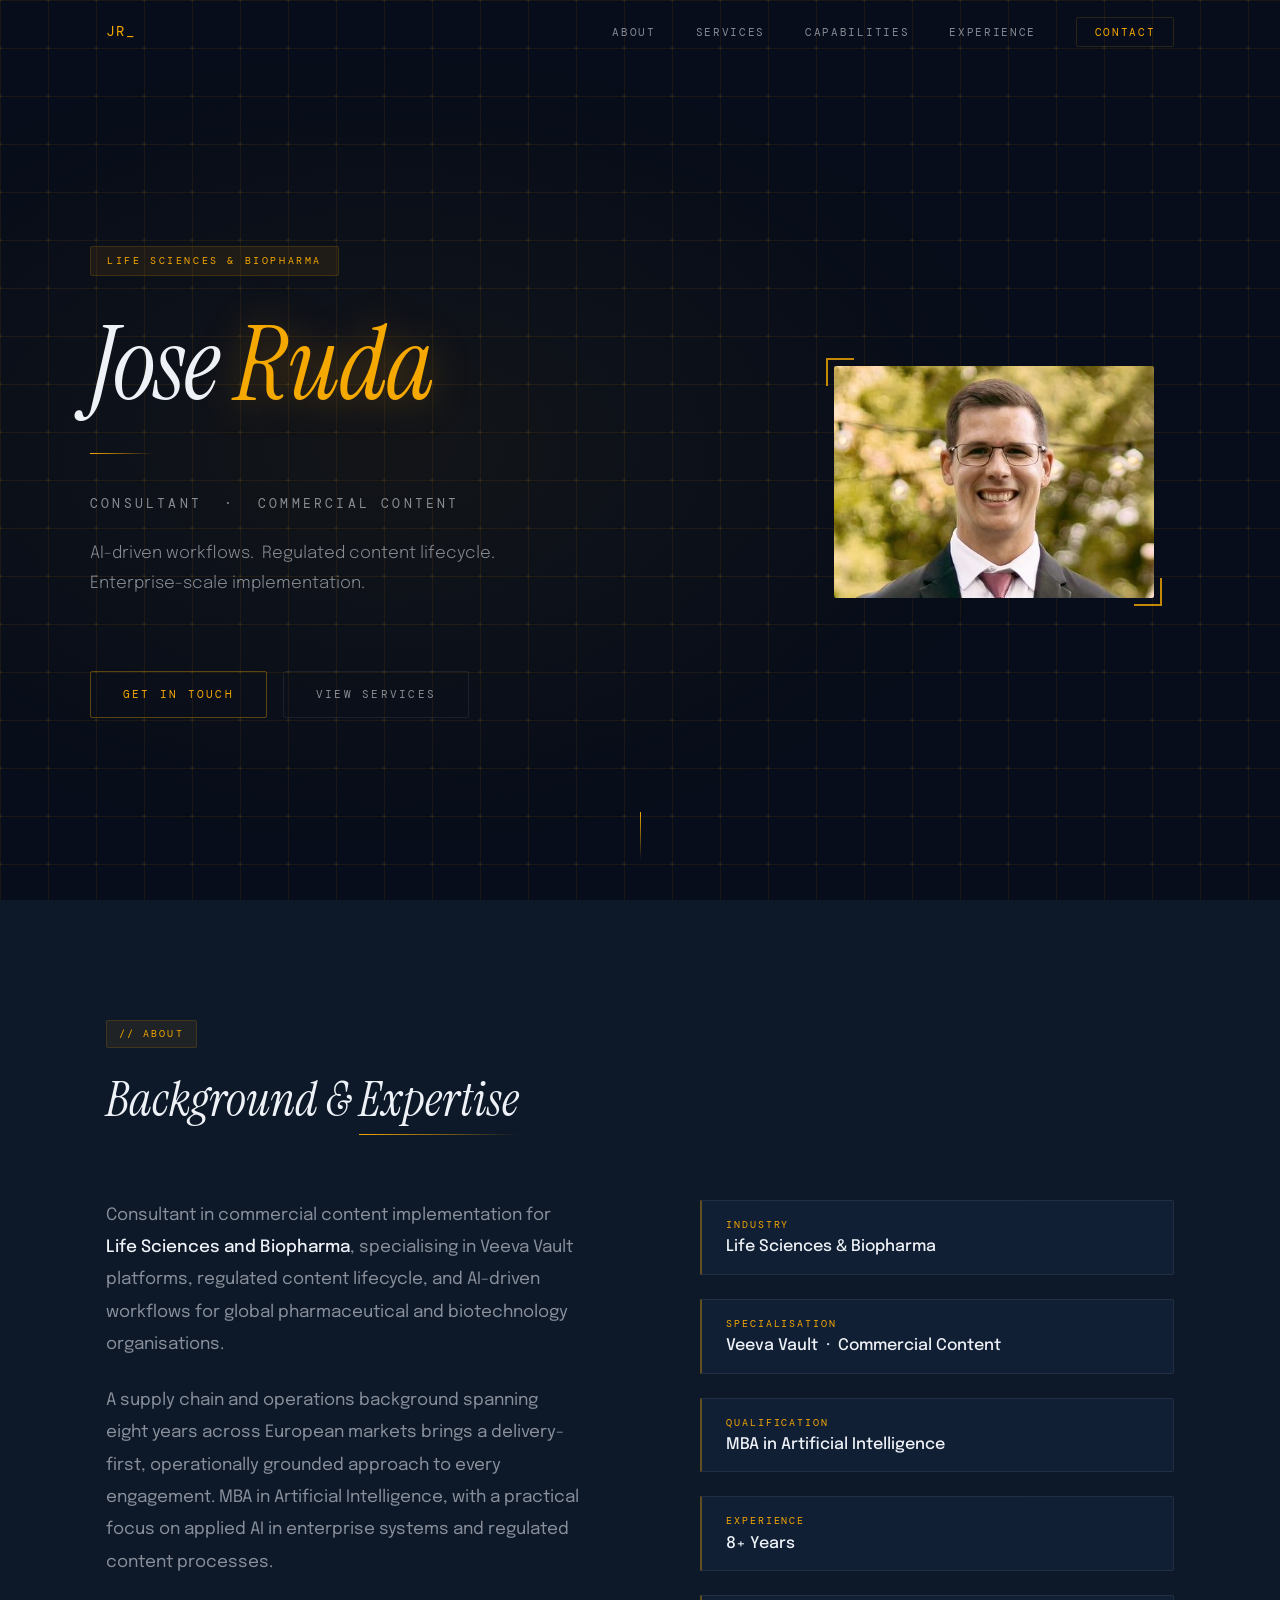
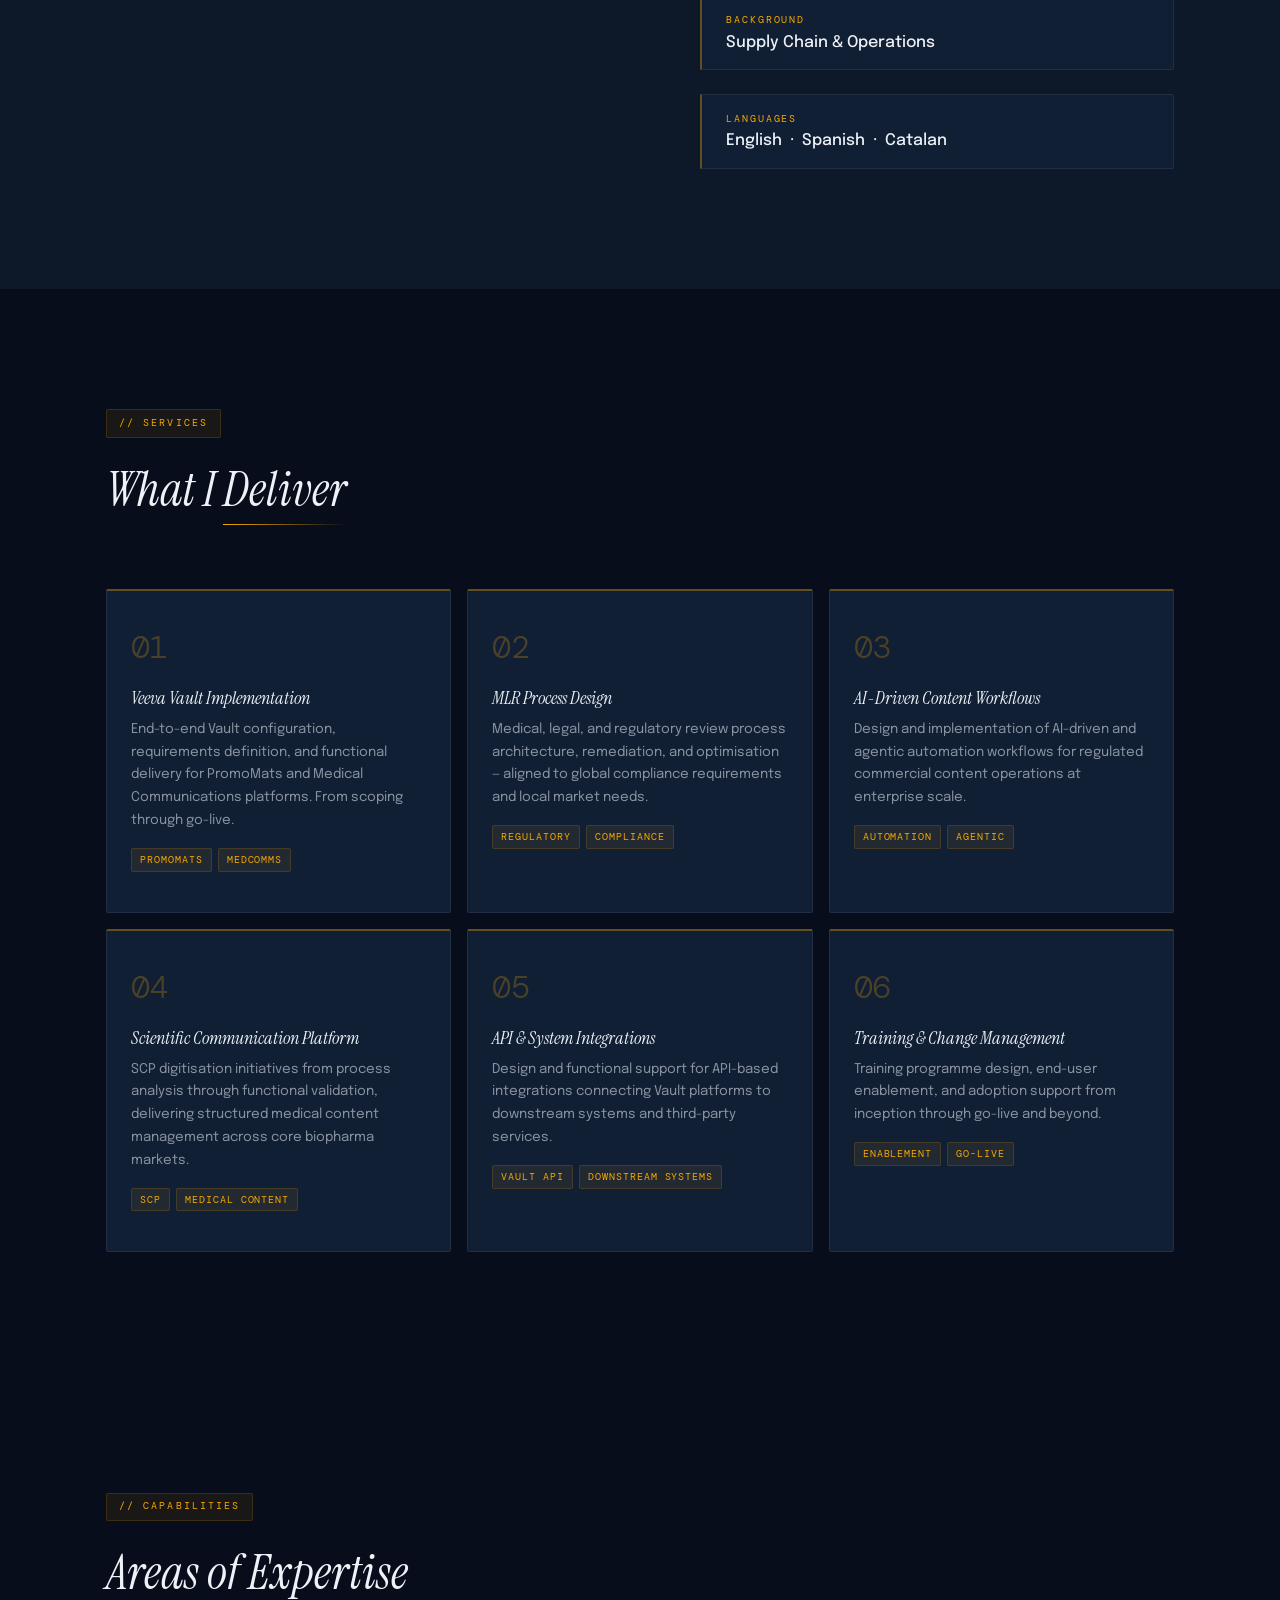
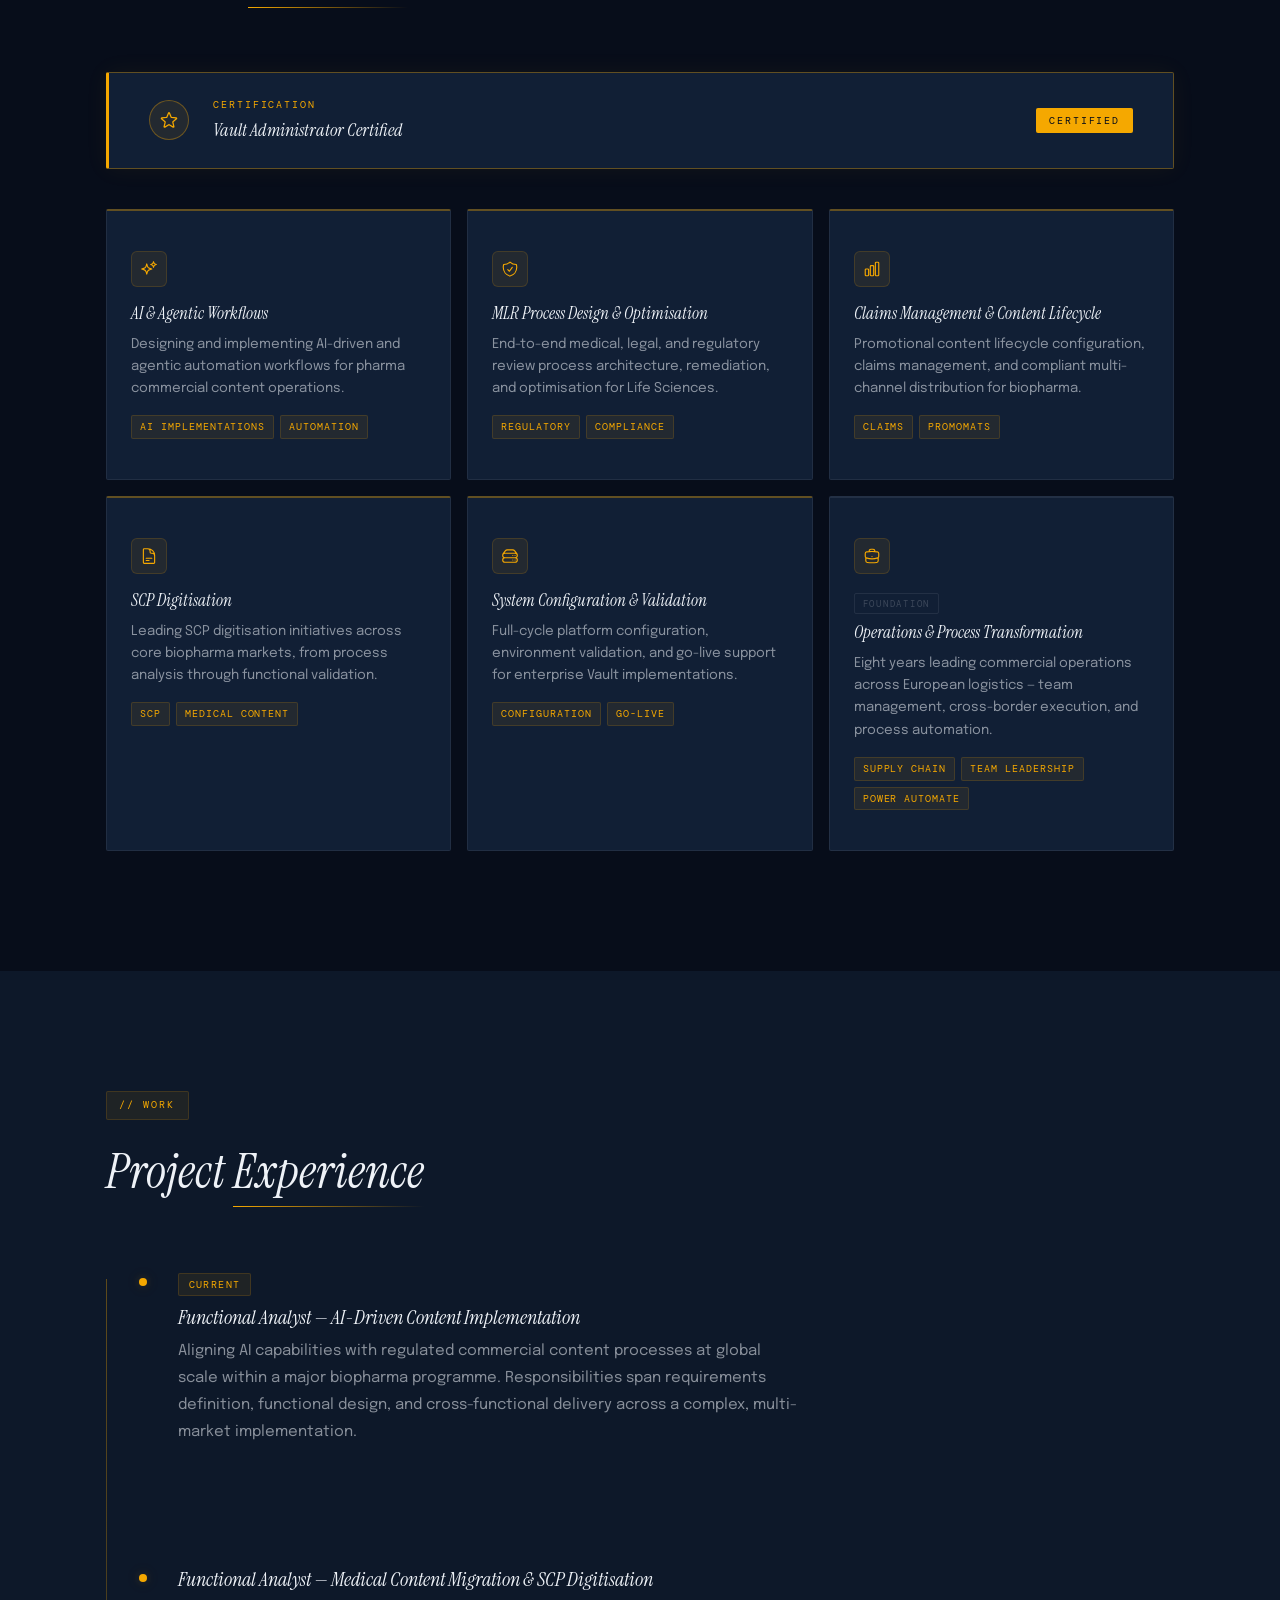
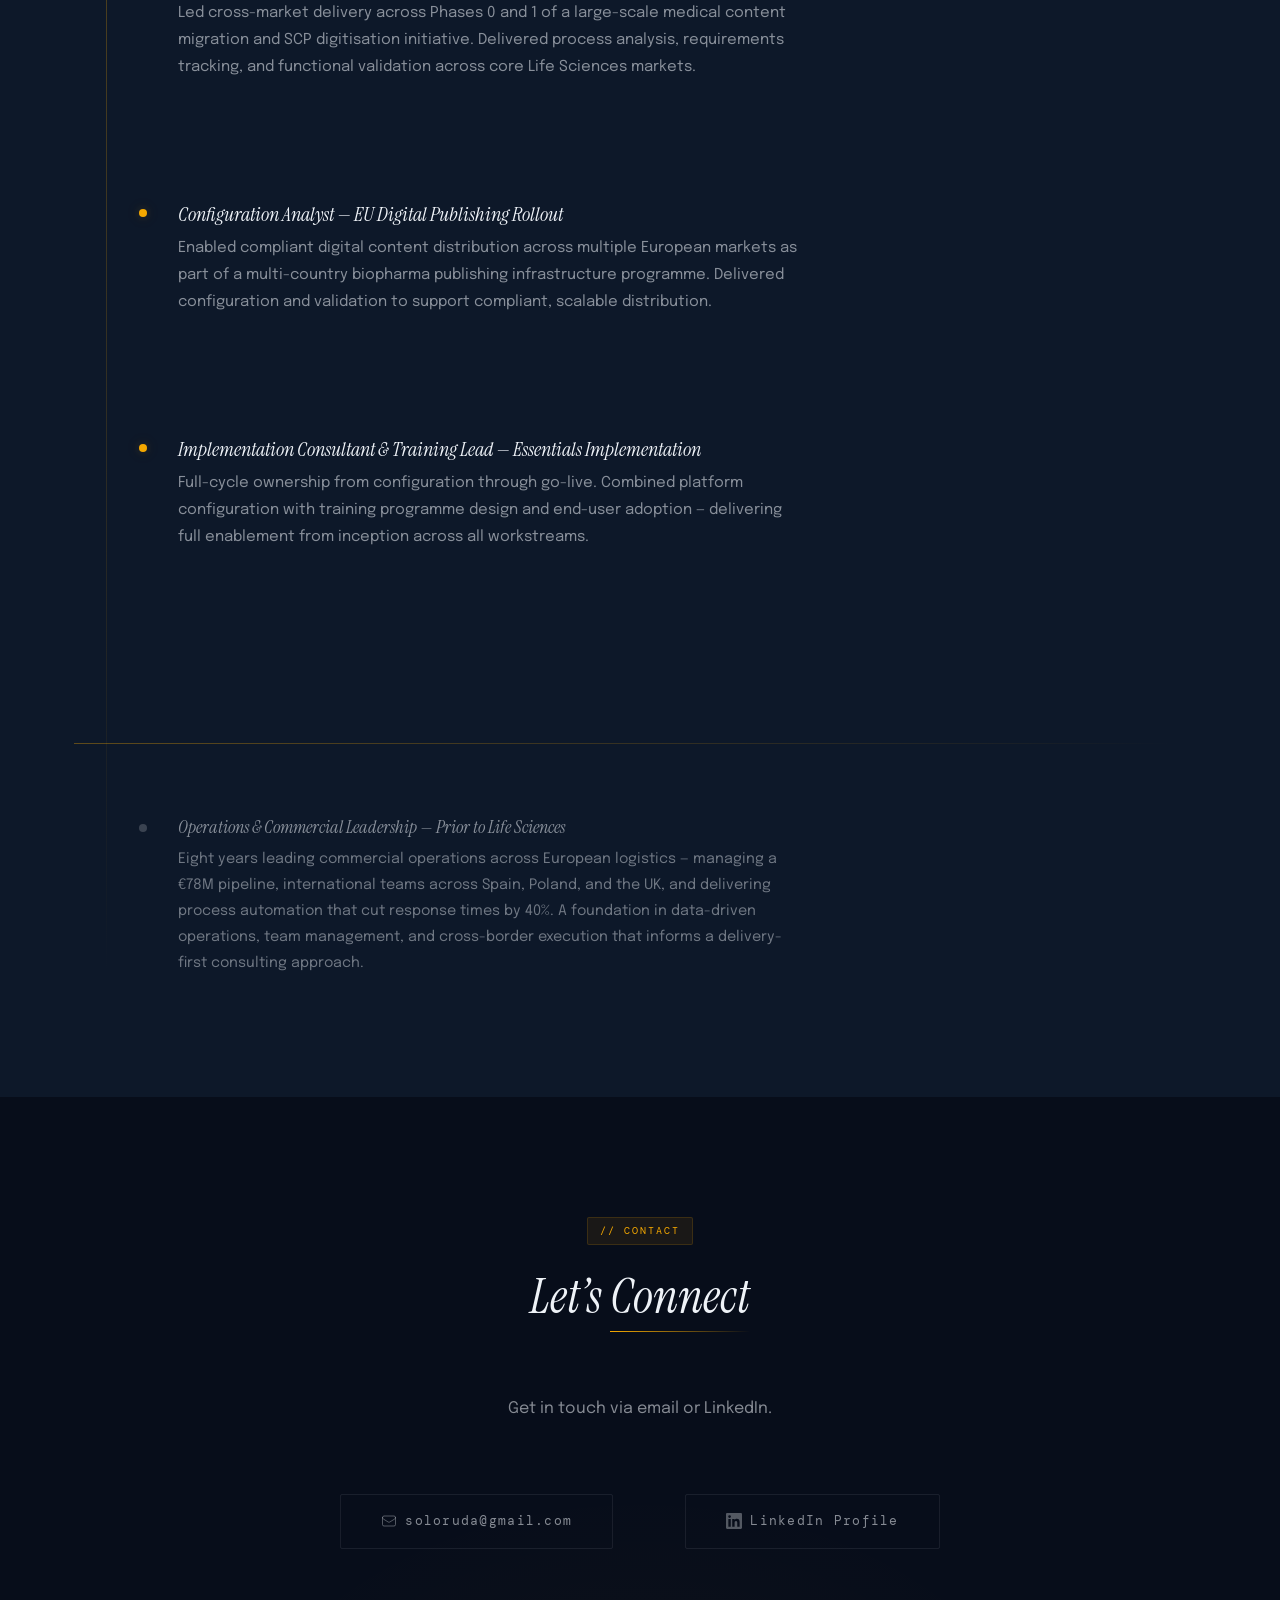
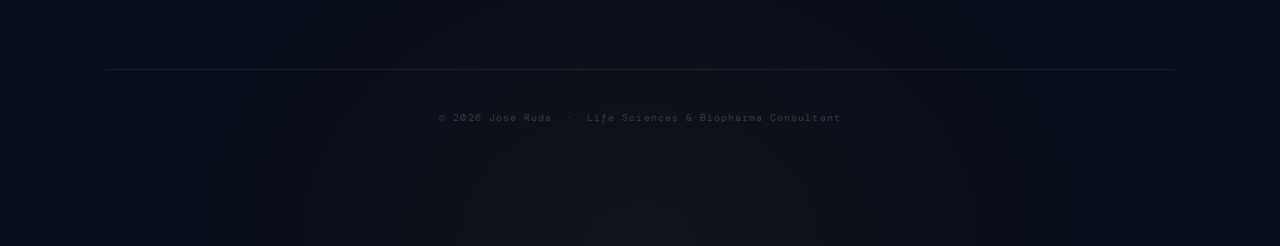
<file: index.html>
<!DOCTYPE html>
<html lang="en">
<head>
  <meta charset="UTF-8">
  <meta name="viewport" content="width=device-width, initial-scale=1.0">
  <meta name="description" content="Jose Ruda — Life Sciences & Biopharma consultant specialising in regulated content lifecycle platforms, AI-driven workflows, and enterprise-scale implementation.">
  <meta property="og:title" content="Jose Ruda | Consultant, Commercial Content · Life Sciences & Biopharma">
  <meta property="og:description" content="Consultant specialising in regulated content lifecycle platforms and AI-driven workflows for Life Sciences and Biopharma.">
  <meta property="og:url" content="https://joseruda.com/">
  <meta property="og:type" content="website">
  <meta property="og:image" content="https://joseruda.com/assets/headshot.jpg">
  <title>Jose Ruda | Consultant, Commercial Content</title>

  <!-- Google Fonts: Instrument Serif + Epilogue + DM Mono -->
  <link rel="preconnect" href="https://fonts.googleapis.com">
  <link rel="preconnect" href="https://fonts.gstatic.com" crossorigin>
  <link href="https://fonts.googleapis.com/css2?family=Instrument+Serif:ital@0;1&family=Epilogue:wght@300;400;500&family=DM+Mono:wght@300;400&display=swap" rel="stylesheet">

  <link rel="stylesheet" href="style.css?v=3.0">
</head>
<body>

  <!-- ══════════════════════════════════════════════════════ -->
  <!-- Navigation                                             -->
  <!-- ══════════════════════════════════════════════════════ -->
  <header class="site-nav" role="banner">
    <div class="nav-inner">
      <a href="#hero" class="nav-logo" aria-label="Jose Ruda — home">JR_</a>

      <nav aria-label="Primary navigation">
        <ul class="nav-links">
          <li><a href="#about">About</a></li>
          <li><a href="#services">Services</a></li>
          <li><a href="#skills">Capabilities</a></li>
          <li><a href="#experience">Experience</a></li>
          <li><a href="#contact" class="nav-cta">Contact</a></li>
        </ul>

        <a href="#contact" class="nav-cta nav-mobile-cta"
           style="display:none; font-family:var(--font-mono); font-size:0.7rem;
                  letter-spacing:0.15em; text-transform:uppercase; color:var(--accent);
                  border:1px solid var(--border); padding:0.4rem 1rem; border-radius:2px;">
          Contact
        </a>
      </nav>
    </div>
  </header>

  <main>

    <!-- ════════════════════════════════════════════════════ -->
    <!-- Hero                                                 -->
    <!-- ════════════════════════════════════════════════════ -->
    <section id="hero" aria-label="Introduction">

      <div class="hero-inner">

        <!-- Left column -->
        <div class="hero-left">
          <span class="hero-industry">Life Sciences &amp; Biopharma</span>
          <h1 class="hero-name">Jose <span class="hero-name-glow">Ruda</span></h1>
          <span class="hero-rule" aria-hidden="true"></span>
          <p class="hero-title">Consultant &nbsp;·&nbsp; Commercial Content</p>
          <p class="hero-tagline">
            AI-driven workflows.&nbsp; Regulated content lifecycle.&nbsp; Enterprise-scale implementation.
          </p>
          <div class="hero-ctas">
            <a href="#contact" class="hero-cta hero-cta--primary">Get in Touch</a>
            <a href="#services" class="hero-cta hero-cta--ghost">View Services</a>
          </div>
        </div>

        <!-- Right column — photo -->
        <div class="hero-right" aria-hidden="true">
          <div class="hero-photo-frame">
            <span class="hero-bracket hero-bracket--tl"></span>
            <span class="hero-bracket hero-bracket--br"></span>
            <img src="assets/headshot.jpg" alt="Jose Ruda" class="hero-photo" width="462" height="335">
          </div>
        </div>

      </div><!-- /hero-inner -->

      <div class="scroll-indicator" aria-hidden="true">
        <span class="scroll-line"></span>
      </div>
    </section>

    <!-- ════════════════════════════════════════════════════ -->
    <!-- About                                                -->
    <!-- ════════════════════════════════════════════════════ -->
    <section id="about">
      <div class="section-inner">
        <span class="section-label fade-up">// About</span>
        <h2 class="section-heading fade-up">Background &amp; <span>Expertise</span></h2>

        <div class="about-grid">
          <div class="about-summary fade-up">
            <p>
              Consultant in commercial content implementation for
              <strong style="color:var(--text); font-weight:500">Life Sciences and Biopharma</strong>,
              specialising in Veeva Vault platforms, regulated content lifecycle, and AI-driven
              workflows for global pharmaceutical and biotechnology organisations.
            </p>
            <p>
              A supply chain and operations background spanning eight years across European markets
              brings a delivery-first, operationally grounded approach to every engagement.
              MBA in Artificial Intelligence, with a practical focus on applied AI in enterprise
              systems and regulated content processes.
            </p>
          </div>

          <aside class="about-facts fade-up" aria-label="Key facts" style="transition-delay:0.1s">
            <div class="fact-item">
              <span class="fact-label">Industry</span>
              <span class="fact-value">Life Sciences &amp; Biopharma</span>
            </div>
            <div class="fact-item">
              <span class="fact-label">Specialisation</span>
              <span class="fact-value">Veeva Vault &nbsp;·&nbsp; Commercial Content</span>
            </div>
            <div class="fact-item">
              <span class="fact-label">Qualification</span>
              <span class="fact-value">MBA in Artificial Intelligence</span>
            </div>
            <div class="fact-item">
              <span class="fact-label">Experience</span>
              <span class="fact-value">8+ Years</span>
            </div>
            <div class="fact-item">
              <span class="fact-label">Background</span>
              <span class="fact-value">Supply Chain &amp; Operations</span>
            </div>
            <div class="fact-item">
              <span class="fact-label">Languages</span>
              <span class="fact-value">English &nbsp;·&nbsp; Spanish &nbsp;·&nbsp; Catalan</span>
            </div>
          </aside>
        </div>
      </div>
    </section>

    <!-- ════════════════════════════════════════════════════ -->
    <!-- Services                                             -->
    <!-- ════════════════════════════════════════════════════ -->
    <section id="services">
      <div class="section-inner">
        <span class="section-label fade-up">// Services</span>
        <h2 class="section-heading fade-up">What I <span>Deliver</span></h2>

        <!-- Stagger resets per row (3-col grid): row 1 = 0/0.07/0.14s, row 2 = 0.07/0.14/0.21s -->
        <div class="services-grid">

          <article class="service-card fade-up">
            <span class="service-num" aria-hidden="true">01</span>
            <h3 class="service-title">Veeva Vault Implementation</h3>
            <p class="service-desc">
              End-to-end Vault configuration, requirements definition, and functional delivery
              for PromoMats and Medical Communications platforms. From scoping through go-live.
            </p>
            <div class="service-tags">
              <span>PromoMats</span>
              <span>MedComms</span>
            </div>
          </article>

          <article class="service-card fade-up" style="transition-delay:0.07s">
            <span class="service-num" aria-hidden="true">02</span>
            <h3 class="service-title">MLR Process Design</h3>
            <p class="service-desc">
              Medical, legal, and regulatory review process architecture, remediation, and
              optimisation — aligned to global compliance requirements and local market needs.
            </p>
            <div class="service-tags">
              <span>Regulatory</span>
              <span>Compliance</span>
            </div>
          </article>

          <article class="service-card fade-up" style="transition-delay:0.14s">
            <span class="service-num" aria-hidden="true">03</span>
            <h3 class="service-title">AI-Driven Content Workflows</h3>
            <p class="service-desc">
              Design and implementation of AI-driven and agentic automation workflows for
              regulated commercial content operations at enterprise scale.
            </p>
            <div class="service-tags">
              <span>Automation</span>
              <span>Agentic</span>
            </div>
          </article>

          <article class="service-card fade-up" style="transition-delay:0.07s">
            <span class="service-num" aria-hidden="true">04</span>
            <h3 class="service-title">Scientific Communication Platform</h3>
            <p class="service-desc">
              SCP digitisation initiatives from process analysis through functional validation,
              delivering structured medical content management across core biopharma markets.
            </p>
            <div class="service-tags">
              <span>SCP</span>
              <span>Medical Content</span>
            </div>
          </article>

          <article class="service-card fade-up" style="transition-delay:0.14s">
            <span class="service-num" aria-hidden="true">05</span>
            <h3 class="service-title">API &amp; System Integrations</h3>
            <p class="service-desc">
              Design and functional support for API-based integrations connecting Vault
              platforms to downstream systems and third-party services.
            </p>
            <div class="service-tags">
              <span>Vault API</span>
              <span>Downstream Systems</span>
            </div>
          </article>

          <article class="service-card fade-up" style="transition-delay:0.21s">
            <span class="service-num" aria-hidden="true">06</span>
            <h3 class="service-title">Training &amp; Change Management</h3>
            <p class="service-desc">
              Training programme design, end-user enablement, and adoption support from
              inception through go-live and beyond.
            </p>
            <div class="service-tags">
              <span>Enablement</span>
              <span>Go-live</span>
            </div>
          </article>

        </div>
      </div>
    </section>

    <!-- ════════════════════════════════════════════════════ -->
    <!-- Capabilities                                         -->
    <!-- ════════════════════════════════════════════════════ -->
    <section id="skills">
      <div class="section-inner">
        <span class="section-label fade-up">// Capabilities</span>
        <h2 class="section-heading fade-up">Areas of <span>Expertise</span></h2>

        <!-- Certification badge -->
        <div class="cert-banner fade-up">
          <div class="cert-icon" aria-hidden="true">
            <svg viewBox="0 0 24 24" fill="none" stroke="currentColor" stroke-width="1.5"
                 stroke-linecap="round" stroke-linejoin="round">
              <path d="M11.48 3.499a.562.562 0 011.04 0l2.125 5.111a.563.563 0 00.475.345l5.518.442c.499.04.701.663.321.988l-4.204 3.602a.563.563 0 00-.182.557l1.285 5.385a.562.562 0 01-.84.61l-4.725-2.885a.563.563 0 00-.586 0L6.982 20.54a.562.562 0 01-.84-.61l1.285-5.386a.562.562 0 00-.182-.557l-4.204-3.602a.563.563 0 01.321-.988l5.518-.442a.563.563 0 00.475-.345L11.48 3.5z"/>
            </svg>
          </div>
          <div class="cert-body">
            <span class="cert-label">Certification</span>
            <span class="cert-title">Vault Administrator Certified</span>
          </div>
          <div class="cert-badge" aria-hidden="true">CERTIFIED</div>
        </div>

        <div class="skills-grid">

          <!-- Veeva & Life Sciences (5 cards) -->
          <article class="skill-card fade-up">
            <div class="skill-icon-wrap" aria-hidden="true">
              <svg viewBox="0 0 24 24" fill="none" stroke="currentColor"
                   stroke-width="1.5" stroke-linecap="round" stroke-linejoin="round">
                <path d="M9.813 15.904L9 18.75l-.813-2.846a4.5 4.5 0 00-3.09-3.09L2.25 12l2.846-.813a4.5 4.5 0 003.09-3.09L9 5.25l.813 2.846a4.5 4.5 0 003.09 3.09L15.75 12l-2.846.813a4.5 4.5 0 00-3.09 3.09z"/>
                <path d="M18.259 8.715L18 9.75l-.259-1.035a3.375 3.375 0 00-2.455-2.456L14.25 6l1.036-.259a3.375 3.375 0 002.455-2.456L18 2.25l.259 1.035a3.375 3.375 0 002.456 2.456L21.75 6l-1.035.259a3.375 3.375 0 00-2.456 2.456z"/>
              </svg>
            </div>
            <h3 class="skill-name">AI &amp; Agentic Workflows</h3>
            <p class="skill-desc">Designing and implementing AI-driven and agentic automation workflows for pharma commercial content operations.</p>
            <div class="skill-tags">
              <span>AI Implementations</span>
              <span>Automation</span>
            </div>
          </article>

          <article class="skill-card fade-up" style="transition-delay:0.07s">
            <div class="skill-icon-wrap" aria-hidden="true">
              <svg viewBox="0 0 24 24" fill="none" stroke="currentColor"
                   stroke-width="1.5" stroke-linecap="round" stroke-linejoin="round">
                <path d="M9 12.75L11.25 15 15 9.75m-3-7.036A11.959 11.959 0 013.598 6 11.99 11.99 0 003 9.749c0 5.592 3.824 10.29 9 11.623 5.176-1.332 9-6.03 9-11.622 0-1.31-.21-2.571-.598-3.751h-.152c-3.196 0-6.1-1.248-8.25-3.285z"/>
              </svg>
            </div>
            <h3 class="skill-name">MLR Process Design &amp; Optimisation</h3>
            <p class="skill-desc">End-to-end medical, legal, and regulatory review process architecture, remediation, and optimisation for Life Sciences.</p>
            <div class="skill-tags">
              <span>Regulatory</span>
              <span>Compliance</span>
            </div>
          </article>

          <article class="skill-card fade-up" style="transition-delay:0.14s">
            <div class="skill-icon-wrap" aria-hidden="true">
              <svg viewBox="0 0 24 24" fill="none" stroke="currentColor"
                   stroke-width="1.5" stroke-linecap="round" stroke-linejoin="round">
                <path d="M3 13.125C3 12.504 3.504 12 4.125 12h2.25c.621 0 1.125.504 1.125 1.125v6.75C7.5 20.496 6.996 21 6.375 21h-2.25A1.125 1.125 0 013 19.875v-6.75zM9.75 8.625c0-.621.504-1.125 1.125-1.125h2.25c.621 0 1.125.504 1.125 1.125v11.25c0 .621-.504 1.125-1.125 1.125h-2.25a1.125 1.125 0 01-1.125-1.125V8.625zM16.5 4.125c0-.621.504-1.125 1.125-1.125h2.25C20.496 3 21 3.504 21 4.125v15.75c0 .621-.504 1.125-1.125 1.125h-2.25a1.125 1.125 0 01-1.125-1.125V4.125z"/>
              </svg>
            </div>
            <h3 class="skill-name">Claims Management &amp; Content Lifecycle</h3>
            <p class="skill-desc">Promotional content lifecycle configuration, claims management, and compliant multi-channel distribution for biopharma.</p>
            <div class="skill-tags">
              <span>Claims</span>
              <span>PromoMats</span>
            </div>
          </article>

          <article class="skill-card fade-up" style="transition-delay:0.07s">
            <div class="skill-icon-wrap" aria-hidden="true">
              <svg viewBox="0 0 24 24" fill="none" stroke="currentColor"
                   stroke-width="1.5" stroke-linecap="round" stroke-linejoin="round">
                <path d="M19.5 14.25v-2.625a3.375 3.375 0 00-3.375-3.375h-1.5A1.125 1.125 0 0113.5 7.125v-1.5a3.375 3.375 0 00-3.375-3.375H8.25m0 12.75h7.5m-7.5 3H12M10.5 2.25H5.625c-.621 0-1.125.504-1.125 1.125v17.25c0 .621.504 1.125 1.125 1.125h12.75c.621 0 1.125-.504 1.125-1.125V11.25a9 9 0 00-9-9z"/>
              </svg>
            </div>
            <h3 class="skill-name">SCP Digitisation</h3>
            <p class="skill-desc">Leading SCP digitisation initiatives across core biopharma markets, from process analysis through functional validation.</p>
            <div class="skill-tags">
              <span>SCP</span>
              <span>Medical Content</span>
            </div>
          </article>

          <article class="skill-card fade-up" style="transition-delay:0.14s">
            <div class="skill-icon-wrap" aria-hidden="true">
              <svg viewBox="0 0 24 24" fill="none" stroke="currentColor"
                   stroke-width="1.5" stroke-linecap="round" stroke-linejoin="round">
                <path d="M5.25 14.25h13.5m-13.5 0a3 3 0 01-3-3m3 3a3 3 0 100 6h13.5a3 3 0 100-6m-16.5-3a3 3 0 013-3h13.5a3 3 0 013 3m-19.5 0a4.5 4.5 0 01.9-2.7L5.737 5.1a3.375 3.375 0 012.7-1.35h7.126c1.062 0 2.062.5 2.7 1.35l2.587 3.45a4.5 4.5 0 01.9 2.7m0 0a3 3 0 01-3 3m0 3h.008v.008h-.008v-.008zm0-6h.008v.008h-.008v-.008zm-3 6h.008v.008h-.008v-.008zm0-6h.008v.008h-.008v-.008z"/>
              </svg>
            </div>
            <h3 class="skill-name">System Configuration &amp; Validation</h3>
            <p class="skill-desc">Full-cycle platform configuration, environment validation, and go-live support for enterprise Vault implementations.</p>
            <div class="skill-tags">
              <span>Configuration</span>
              <span>Go-live</span>
            </div>
          </article>

          <!-- Foundation card (15% — visually secondary) -->
          <article class="skill-card skill-card--foundation fade-up" style="transition-delay:0.21s">
            <div class="skill-icon-wrap" aria-hidden="true">
              <svg viewBox="0 0 24 24" fill="none" stroke="currentColor"
                   stroke-width="1.5" stroke-linecap="round" stroke-linejoin="round">
                <path d="M20.25 14.15v4.25c0 1.094-.787 2.036-1.872 2.18-2.087.277-4.216.42-6.378.42s-4.291-.143-6.378-.42c-1.085-.144-1.872-1.086-1.872-2.18v-4.25m16.5 0a2.18 2.18 0 00.75-1.661V8.706c0-1.081-.768-2.015-1.837-2.175a48.114 48.114 0 00-3.413-.387m4.5 8.006c-.194.165-.42.295-.673.38A23.978 23.978 0 0112 15.75c-2.648 0-5.195-.429-7.577-1.22a2.016 2.016 0 01-.673-.38m0 0A2.18 2.18 0 013 12.489V8.706c0-1.081.768-2.015 1.837-2.175a48.111 48.111 0 013.413-.387m7.5 0V5.25A2.25 2.25 0 0013.5 3h-3a2.25 2.25 0 00-2.25 2.25v.894m7.5 0a48.667 48.667 0 00-7.5 0M12 12.75h.008v.008H12v-.008z"/>
              </svg>
            </div>
            <span class="skill-foundation-label">Foundation</span>
            <h3 class="skill-name">Operations &amp; Process Transformation</h3>
            <p class="skill-desc">Eight years leading commercial operations across European logistics — team management, cross-border execution, and process automation.</p>
            <div class="skill-tags">
              <span>Supply Chain</span>
              <span>Team Leadership</span>
              <span>Power Automate</span>
            </div>
          </article>

        </div>
      </div>
    </section>

    <!-- ════════════════════════════════════════════════════ -->
    <!-- Experience                                           -->
    <!-- ════════════════════════════════════════════════════ -->
    <section id="experience">
      <div class="section-inner">
        <span class="section-label fade-up">// Work</span>
        <h2 class="section-heading fade-up">Project <span>Experience</span></h2>

        <div class="timeline">

          <article class="timeline-entry fade-up">
            <span class="entry-badge">Current</span>
            <h3 class="entry-role">Functional Analyst — AI-Driven Content Implementation</h3>
            <p class="entry-desc">
              Aligning AI capabilities with regulated commercial content processes at global scale
              within a major biopharma programme. Responsibilities span requirements definition,
              functional design, and cross-functional delivery across a complex, multi-market
              implementation.
            </p>
          </article>

          <article class="timeline-entry fade-up">
            <h3 class="entry-role">Functional Analyst — Medical Content Migration &amp; SCP Digitisation</h3>
            <p class="entry-desc">
              Led cross-market delivery across Phases 0 and 1 of a large-scale medical content
              migration and SCP digitisation initiative. Delivered process analysis, requirements
              tracking, and functional validation across core Life Sciences markets.
            </p>
          </article>

          <article class="timeline-entry fade-up">
            <h3 class="entry-role">Configuration Analyst — EU Digital Publishing Rollout</h3>
            <p class="entry-desc">
              Enabled compliant digital content distribution across multiple European markets
              as part of a multi-country biopharma publishing infrastructure programme. Delivered
              configuration and validation to support compliant, scalable distribution.
            </p>
          </article>

          <article class="timeline-entry fade-up">
            <h3 class="entry-role">Implementation Consultant &amp; Training Lead — Essentials Implementation</h3>
            <p class="entry-desc">
              Full-cycle ownership from configuration through go-live. Combined platform
              configuration with training programme design and end-user adoption — delivering
              full enablement from inception across all workstreams.
            </p>
          </article>

          <!-- Amber divider before pre-Veeva section -->
          <div class="timeline-divider fade-up" aria-hidden="true"></div>

          <!-- Pre-Veeva consolidated entry -->
          <article class="timeline-entry timeline-entry--foundation fade-up">
            <h3 class="entry-role">Operations &amp; Commercial Leadership — <em>Prior to Life Sciences</em></h3>
            <p class="entry-desc">
              Eight years leading commercial operations across European logistics — managing a
              €78M pipeline, international teams across Spain, Poland, and the UK, and delivering
              process automation that cut response times by 40%. A foundation in data-driven
              operations, team management, and cross-border execution that informs a
              delivery-first consulting approach.
            </p>
          </article>

        </div>
      </div>
    </section>

    <!-- ════════════════════════════════════════════════════ -->
    <!-- Contact                                              -->
    <!-- ════════════════════════════════════════════════════ -->
    <section id="contact" aria-label="Contact">
      <div class="section-inner">
        <span class="section-label fade-up">// Contact</span>
        <h2 class="section-heading fade-up">Let&rsquo;s <span>Connect</span></h2>
        <p class="contact-intro fade-up">
          Get in touch via email or LinkedIn.
        </p>

        <div class="contact-links fade-up" style="transition-delay:0.1s">

          <a href="mailto:soloruda@gmail.com" class="contact-link">
            <svg viewBox="0 0 24 24" fill="none" stroke="currentColor"
                 stroke-width="1.5" stroke-linecap="round" stroke-linejoin="round" aria-hidden="true">
              <path d="M21.75 6.75v10.5a2.25 2.25 0 01-2.25 2.25h-15a2.25 2.25 0 01-2.25-2.25V6.75m19.5 0A2.25 2.25 0 0019.5 4.5h-15a2.25 2.25 0 00-2.25 2.25m19.5 0v.243a2.25 2.25 0 01-1.07 1.916l-7.5 4.615a2.25 2.25 0 01-2.36 0L3.32 8.91a2.25 2.25 0 01-1.07-1.916V6.75"/>
            </svg>
            soloruda@gmail.com
          </a>

          <a href="https://www.linkedin.com/in/jose-r-ruda-447b712a/"
             class="contact-link"
             target="_blank"
             rel="noopener noreferrer">
            <svg viewBox="0 0 24 24" fill="currentColor" aria-hidden="true">
              <path d="M20.447 20.452h-3.554v-5.569c0-1.328-.027-3.037-1.852-3.037-1.853 0-2.136 1.445-2.136 2.939v5.667H9.351V9h3.414v1.561h.046c.477-.9 1.637-1.85 3.37-1.85 3.601 0 4.267 2.37 4.267 5.455v6.286zM5.337 7.433a2.062 2.062 0 01-2.063-2.065 2.064 2.064 0 112.063 2.065zm1.782 13.019H3.555V9h3.564v11.452zM22.225 0H1.771C.792 0 0 .774 0 1.729v20.542C0 23.227.792 24 1.771 24h20.451C23.2 24 24 23.227 24 22.271V1.729C24 .774 23.2 0 22.222 0h.003z"/>
            </svg>
            LinkedIn Profile
          </a>

        </div>

        <footer class="site-footer">
          <p>&copy; 2026 Jose Ruda &nbsp;·&nbsp; Life Sciences &amp; Biopharma Consultant</p>
        </footer>
      </div>
    </section>

  </main>

  <script src="main.js?v=3.0"></script>
</body>
</html>
</file>
<file: style.css>
/* ============================================================
   joseruda.com — style.css  v3.0  Life Sciences / Veeva Amber
   Palette: #070D1A · #F5A800 · #EEF2F7
   Fonts:   Instrument Serif (display) · Epilogue (body) · DM Mono (labels)
   ============================================================ */

*, *::before, *::after { box-sizing: border-box; margin: 0; padding: 0; }

:root {
  /* Colors */
  --bg:           #070D1A;
  --bg-surface:   #0D1829;
  --bg-card:      #111F35;
  --accent:       #F5A800;
  --accent-glow:  rgba(245, 168, 0, 0.15);
  --accent-dim:   rgba(245, 168, 0, 0.08);
  --accent-mid:   rgba(245, 168, 0, 0.35);
  --text:         #EEF2F7;
  --text-muted:   rgba(238, 242, 247, 0.55);
  --text-dim:     rgba(238, 242, 247, 0.2);
  --border:       rgba(245, 168, 0, 0.15);
  --border-soft:  rgba(238, 242, 247, 0.08);

  /* Typography */
  --font-display: 'Instrument Serif', Georgia, serif;
  --font-body:    'Epilogue', system-ui, sans-serif;
  --font-mono:    'DM Mono', 'Courier New', monospace;

  /* Spacing */
  --sp-xs:  0.5rem;
  --sp-sm:  1rem;
  --sp-md:  1.5rem;
  --sp-lg:  2.5rem;
  --sp-xl:  4.5rem;
  --sp-2xl: 7.5rem;

  /* Layout */
  --max-w:  1100px;
  --nav-h:  64px;
}

html {
  scroll-behavior: smooth;
  font-size: 16px;
}

body {
  font-family: var(--font-body);
  color: var(--text);
  background: var(--bg);
  line-height: 1.6;
  -webkit-font-smoothing: antialiased;
  overflow-x: hidden;
}

/* Circuit grid overlay — covers entire page */
body::before {
  content: '';
  position: fixed;
  inset: 0;
  background-image:
    linear-gradient(var(--accent-dim) 1px, transparent 1px),
    linear-gradient(90deg, var(--accent-dim) 1px, transparent 1px);
  background-size: 48px 48px;
  pointer-events: none;
  z-index: 0;
}

/* Dot at grid intersections */
body::after {
  content: '';
  position: fixed;
  inset: 0;
  background-image: radial-gradient(circle, rgba(245,168,0,0.12) 1px, transparent 1px);
  background-size: 48px 48px;
  background-position: 24px 24px;
  pointer-events: none;
  z-index: 0;
}

a { color: inherit; text-decoration: none; }
ul { list-style: none; }

/* ── Utility ──────────────────────────────────────────────── */
.section-inner {
  position: relative;
  z-index: 1;
  max-width: var(--max-w);
  margin: 0 auto;
  padding: var(--sp-2xl) var(--sp-sm);
}

.section-label {
  display: inline-block;
  font-family: var(--font-mono);
  font-size: 0.65rem;
  font-weight: 400;
  letter-spacing: 0.2em;
  text-transform: uppercase;
  color: var(--accent);
  border: 1px solid var(--border);
  background: var(--accent-dim);
  padding: 0.3rem 0.75rem;
  border-radius: 2px;
  margin-bottom: var(--sp-md);
}

.section-heading {
  font-family: var(--font-display);
  font-size: clamp(2rem, 4vw, 3rem);
  font-weight: 400;
  font-style: italic;
  color: var(--text);
  line-height: 1.15;
  margin-bottom: var(--sp-xl);
}

/* Accent underline on headings */
.section-heading span {
  position: relative;
}
.section-heading span::after {
  content: '';
  position: absolute;
  bottom: -4px;
  left: 0;
  width: 100%;
  height: 1px;
  background: linear-gradient(90deg, var(--accent), transparent);
}

/* ── Scroll animation ─────────────────────────────────────── */
.fade-up {
  opacity: 0;
  transform: translateY(24px);
  transition: opacity 0.6s ease, transform 0.6s ease;
}
.fade-up.visible {
  opacity: 1;
  transform: translateY(0);
}

/* ── Navigation ───────────────────────────────────────────── */
.site-nav {
  position: fixed;
  top: 0;
  left: 0;
  right: 0;
  z-index: 100;
  height: var(--nav-h);
  transition: background 0.3s ease, border-color 0.3s ease;
  border-bottom: 1px solid transparent;
}
.site-nav.scrolled {
  background: rgba(7, 13, 26, 0.92);
  border-bottom-color: var(--border);
  backdrop-filter: blur(12px);
  -webkit-backdrop-filter: blur(12px);
}

.nav-inner {
  max-width: var(--max-w);
  margin: 0 auto;
  height: 100%;
  padding: 0 var(--sp-sm);
  display: flex;
  align-items: center;
  justify-content: space-between;
}

.nav-logo {
  font-family: var(--font-mono);
  font-size: 0.85rem;
  font-weight: 400;
  letter-spacing: 0.15em;
  color: var(--accent);
  transition: opacity 0.2s;
}
.nav-logo:hover { opacity: 0.7; }

.nav-links {
  display: flex;
  align-items: center;
  gap: var(--sp-lg);
}

.nav-links li a {
  font-family: var(--font-mono);
  font-size: 0.7rem;
  font-weight: 400;
  letter-spacing: 0.15em;
  text-transform: uppercase;
  color: var(--text-muted);
  transition: color 0.2s;
}
.nav-links li a:hover { color: var(--accent); }

.nav-cta {
  font-family: var(--font-mono) !important;
  font-size: 0.7rem !important;
  letter-spacing: 0.15em !important;
  color: var(--accent) !important;
  border: 1px solid var(--border) !important;
  padding: 0.45rem 1.1rem;
  border-radius: 2px;
  transition: background 0.2s, box-shadow 0.2s !important;
}
.nav-cta:hover {
  background: var(--accent-dim) !important;
  box-shadow: 0 0 12px var(--accent-glow) !important;
  color: var(--accent) !important;
}

/* ── Hero ─────────────────────────────────────────────────── */
#hero {
  position: relative;
  min-height: 100vh;
  display: flex;
  flex-direction: column;
  justify-content: center;
  padding: calc(var(--nav-h) + var(--sp-xl)) var(--sp-sm) var(--sp-xl);
  overflow: hidden;
  z-index: 1;
}

/* Radial spotlight */
#hero::before {
  content: '';
  position: absolute;
  inset: 0;
  background: radial-gradient(ellipse 80% 70% at 30% 50%, rgba(245,168,0,0.05) 0%, transparent 65%);
  pointer-events: none;
  z-index: 0;
}

.hero-inner {
  position: relative;
  z-index: 1;
  max-width: var(--max-w);
  margin: 0 auto;
  width: 100%;
  display: grid;
  grid-template-columns: 3fr 2fr;
  gap: var(--sp-2xl);
  align-items: center;
}

/* ── Hero left ── */
.hero-left {
  display: flex;
  flex-direction: column;
  align-items: flex-start;
}

.hero-industry {
  font-family: var(--font-mono);
  font-size: 0.65rem;
  letter-spacing: 0.25em;
  text-transform: uppercase;
  color: var(--accent);
  border: 1px solid var(--border);
  background: var(--accent-dim);
  padding: 0.35rem 1rem;
  border-radius: 2px;
  margin-bottom: var(--sp-lg);
  animation: heroFadeUp 0.6s ease both;
  animation-delay: 0.1s;
}

.hero-name {
  font-family: var(--font-display);
  font-size: clamp(3.5rem, 8vw, 7.5rem);
  font-weight: 400;
  font-style: italic;
  color: var(--text);
  line-height: 0.95;
  letter-spacing: -0.01em;
  animation: heroSlideUp 1s cubic-bezier(0.22, 1, 0.36, 1) both;
  animation-delay: 0.3s;
}

.hero-name-glow {
  color: var(--accent);
  text-shadow: 0 0 40px rgba(245,168,0,0.35), 0 0 80px rgba(245,168,0,0.12);
}

.hero-rule {
  display: block;
  width: 64px;
  height: 1px;
  background: linear-gradient(to right, var(--accent), transparent);
  margin: var(--sp-lg) 0;
  animation: heroExpand 0.7s ease both;
  animation-delay: 0.9s;
}

.hero-title {
  font-family: var(--font-mono);
  font-size: clamp(0.65rem, 1.2vw, 0.8rem);
  font-weight: 400;
  letter-spacing: 0.25em;
  text-transform: uppercase;
  color: var(--text-muted);
  animation: heroFadeUp 0.6s ease both;
  animation-delay: 1.1s;
}

.hero-tagline {
  font-family: var(--font-body);
  font-size: clamp(0.9rem, 1.5vw, 1.05rem);
  font-weight: 300;
  color: var(--text-muted);
  max-width: 480px;
  margin-top: var(--sp-md);
  line-height: 1.8;
  animation: heroFadeUp 0.6s ease both;
  animation-delay: 1.3s;
}

.hero-ctas {
  display: flex;
  gap: var(--sp-sm);
  flex-wrap: wrap;
  margin-top: var(--sp-xl);
  animation: heroFadeUp 0.6s ease both;
  animation-delay: 1.55s;
}

.hero-cta {
  display: inline-block;
  font-family: var(--font-mono);
  font-size: 0.7rem;
  letter-spacing: 0.2em;
  text-transform: uppercase;
  padding: 0.85rem 2rem;
  border-radius: 2px;
  transition: background 0.25s, box-shadow 0.25s, color 0.25s;
}

.hero-cta--primary {
  color: var(--accent);
  border: 1px solid var(--accent-mid);
}
.hero-cta--primary:hover {
  background: var(--accent-dim);
  box-shadow: 0 0 24px var(--accent-glow), inset 0 0 24px var(--accent-dim);
}

.hero-cta--ghost {
  color: var(--text-muted);
  border: 1px solid var(--border-soft);
}
.hero-cta--ghost:hover {
  color: var(--accent);
  border-color: var(--border);
}

/* ── Hero right — photo ── */
.hero-right {
  display: flex;
  justify-content: center;
  align-items: center;
  animation: heroFadeIn 1s ease both;
  animation-delay: 0.5s;
}

.hero-photo-frame {
  position: relative;
  display: inline-block;
}

.hero-photo {
  display: block;
  width: 100%;
  max-width: 320px;
  height: auto;
  object-fit: cover;
  border-radius: 2px;
  filter: grayscale(15%) contrast(1.05);
}

/* L-bracket top-left */
.hero-bracket {
  position: absolute;
  width: 28px;
  height: 28px;
  border-color: var(--accent);
  border-style: solid;
  opacity: 0.8;
}
.hero-bracket--tl {
  top: -8px;
  left: -8px;
  border-width: 2px 0 0 2px;
}
.hero-bracket--br {
  bottom: -8px;
  right: -8px;
  border-width: 0 2px 2px 0;
}

/* Cert badge — bottom-right overlay */
.hero-cert-badge {
  position: absolute;
  bottom: 0;
  right: 0;
  background: var(--bg-card);
  border: 1px solid var(--border);
  border-left: 2px solid var(--accent);
  padding: 0.5rem 0.85rem;
  border-radius: 0 0 2px 0;
}
.hero-cert-line {
  display: block;
  font-family: var(--font-mono);
  font-size: 0.6rem;
  letter-spacing: 0.15em;
  text-transform: uppercase;
  color: var(--accent);
  line-height: 1.5;
}

/* Scroll indicator */
.scroll-indicator {
  position: absolute;
  bottom: 2.5rem;
  left: 50%;
  transform: translateX(-50%);
  display: flex;
  flex-direction: column;
  align-items: center;
  gap: 6px;
  animation: heroFadeUp 0.6s ease both;
  animation-delay: 2s;
}
.scroll-line {
  width: 1px;
  height: 48px;
  background: linear-gradient(to bottom, var(--accent), transparent);
  animation: scrollPulse 2.5s ease-in-out infinite;
}

/* Hero keyframes */
@keyframes heroSlideUp {
  from { opacity: 0; transform: translateY(48px); }
  to   { opacity: 1; transform: translateY(0); }
}
@keyframes heroExpand {
  from { opacity: 0; transform: scaleX(0); }
  to   { opacity: 1; transform: scaleX(1); }
}
@keyframes heroFadeUp {
  from { opacity: 0; transform: translateY(16px); }
  to   { opacity: 1; transform: translateY(0); }
}
@keyframes heroFadeIn {
  from { opacity: 0; transform: translateX(24px); }
  to   { opacity: 1; transform: translateX(0); }
}
@keyframes scrollPulse {
  0%, 100% { opacity: 0.3; }
  50%       { opacity: 1; }
}

/* ── About ────────────────────────────────────────────────── */
#about {
  background: var(--bg-surface);
  position: relative;
  z-index: 1;
}

.about-grid {
  display: grid;
  grid-template-columns: 1fr 1fr;
  gap: var(--sp-2xl);
  align-items: start;
}

.about-summary p {
  font-family: var(--font-body);
  font-size: 1.0625rem;
  line-height: 1.9;
  color: var(--text-muted);
}
.about-summary p + p { margin-top: var(--sp-md); }

.about-facts {
  display: flex;
  flex-direction: column;
  gap: var(--sp-md);
}

.fact-item {
  padding: var(--sp-sm) var(--sp-md);
  border: 1px solid var(--border-soft);
  border-left: 2px solid var(--accent-mid);
  background: var(--bg-card);
  border-radius: 0 2px 2px 0;
  transition: border-left-color 0.2s, box-shadow 0.2s;
}
.fact-item:hover {
  border-left-color: var(--accent);
  box-shadow: -4px 0 16px rgba(245,168,0,0.1);
}

.fact-label {
  display: block;
  font-family: var(--font-mono);
  font-size: 0.6rem;
  font-weight: 400;
  letter-spacing: 0.2em;
  text-transform: uppercase;
  color: var(--accent);
  margin-bottom: 0.3rem;
}

.fact-value {
  display: block;
  font-family: var(--font-body);
  font-size: 1rem;
  font-weight: 500;
  color: var(--text);
  line-height: 1.3;
}

/* ── Services ────────────────────────────────────────────── */
#services {
  background: var(--bg);
  position: relative;
  z-index: 1;
}

.services-grid {
  display: grid;
  grid-template-columns: repeat(3, 1fr);
  gap: var(--sp-sm);
}

.service-card {
  background: var(--bg-card);
  border: 1px solid var(--border-soft);
  border-top: 2px solid var(--accent-mid);
  padding: var(--sp-lg) var(--sp-md);
  border-radius: 2px;
  position: relative;
  transition: border-top-color 0.25s, box-shadow 0.25s, transform 0.25s;
  overflow: hidden;
}
.service-card:hover {
  border-top-color: var(--accent);
  box-shadow: 0 0 32px rgba(245,168,0,0.07), 0 4px 24px rgba(0,0,0,0.4);
  transform: translateY(-3px);
}

.service-num {
  display: block;
  font-family: var(--font-mono);
  font-size: 2rem;
  font-weight: 300;
  color: var(--accent);
  opacity: 0.25;
  line-height: 1;
  margin-bottom: var(--sp-md);
  letter-spacing: -0.02em;
  transition: opacity 0.25s;
}
.service-card:hover .service-num { opacity: 0.5; }

.service-title {
  font-family: var(--font-display);
  font-size: 1.1rem;
  font-weight: 400;
  font-style: italic;
  color: var(--text);
  line-height: 1.3;
  margin-bottom: var(--sp-xs);
}

.service-desc {
  font-family: var(--font-body);
  font-size: 0.84rem;
  color: var(--text-muted);
  line-height: 1.7;
  margin-bottom: var(--sp-sm);
}

.service-tags {
  display: flex;
  flex-wrap: wrap;
  gap: 6px;
}
.service-tags span {
  font-family: var(--font-mono);
  font-size: 0.6rem;
  letter-spacing: 0.1em;
  text-transform: uppercase;
  color: var(--accent);
  background: var(--accent-dim);
  border: 1px solid var(--border);
  padding: 0.2rem 0.5rem;
  border-radius: 2px;
}

/* ── Skills ───────────────────────────────────────────────── */
#skills {
  background: var(--bg);
  position: relative;
  z-index: 1;
}

.skills-grid {
  display: grid;
  grid-template-columns: repeat(3, 1fr);
  gap: var(--sp-sm);
}

.skill-card {
  background: var(--bg-card);
  border: 1px solid var(--border-soft);
  border-top: 2px solid var(--accent-mid);
  padding: var(--sp-lg) var(--sp-md);
  border-radius: 2px;
  transition: border-color 0.25s, box-shadow 0.25s, transform 0.25s;
  position: relative;
  overflow: hidden;
}
.skill-card::before {
  content: '';
  position: absolute;
  top: 0;
  left: 0;
  right: 0;
  height: 1px;
  background: linear-gradient(90deg, transparent, var(--accent), transparent);
  opacity: 0;
  transition: opacity 0.3s;
}
.skill-card:hover {
  border-color: var(--border);
  box-shadow: 0 0 32px rgba(245,168,0,0.07), 0 4px 24px rgba(0,0,0,0.4);
  transform: translateY(-3px);
}
.skill-card:hover::before { opacity: 1; }

.skill-icon {
  width: 22px;
  height: 22px;
  color: var(--accent);
  margin-bottom: var(--sp-sm);
  opacity: 0.8;
}

.skill-name {
  font-family: var(--font-display);
  font-size: 1.05rem;
  font-weight: 400;
  font-style: italic;
  color: var(--text);
  line-height: 1.3;
  margin-bottom: var(--sp-xs);
}

.skill-desc {
  font-family: var(--font-body);
  font-size: 0.84rem;
  color: var(--text-muted);
  line-height: 1.65;
}

/* Skill icon wrap */
.skill-icon-wrap {
  width: 36px;
  height: 36px;
  display: flex;
  align-items: center;
  justify-content: center;
  border: 1px solid var(--border);
  border-radius: 6px;
  background: var(--accent-dim);
  margin-bottom: var(--sp-sm);
  transition: box-shadow 0.25s;
}
.skill-icon-wrap svg {
  width: 18px;
  height: 18px;
  color: var(--accent);
}
.skill-card:hover .skill-icon-wrap {
  box-shadow: 0 0 12px var(--accent-glow);
}

/* Skill tags */
.skill-tags {
  display: flex;
  flex-wrap: wrap;
  gap: 6px;
  margin-top: var(--sp-sm);
}
.skill-tags span {
  font-family: var(--font-mono);
  font-size: 0.6rem;
  letter-spacing: 0.1em;
  text-transform: uppercase;
  color: var(--accent);
  background: var(--accent-dim);
  border: 1px solid var(--border);
  padding: 0.2rem 0.5rem;
  border-radius: 2px;
}

/* Foundation card — visually secondary */
.skill-card--foundation {
  border-top-color: var(--border-soft);
  opacity: 0.8;
}
.skill-card--foundation:hover {
  border-top-color: var(--border);
  opacity: 1;
}

.skill-foundation-label {
  display: inline-block;
  font-family: var(--font-mono);
  font-size: 0.55rem;
  letter-spacing: 0.2em;
  text-transform: uppercase;
  color: var(--text-dim);
  border: 1px solid var(--border-soft);
  padding: 0.15rem 0.5rem;
  border-radius: 2px;
  margin-bottom: var(--sp-xs);
}

/* Certification banner */
.cert-banner {
  display: flex;
  align-items: center;
  gap: var(--sp-md);
  background: var(--bg-card);
  border: 1px solid var(--accent-mid);
  border-left: 3px solid var(--accent);
  padding: var(--sp-md) var(--sp-lg);
  border-radius: 2px;
  margin-bottom: var(--sp-lg);
  box-shadow: 0 0 24px rgba(245,168,0,0.06);
}

.cert-icon {
  width: 40px;
  height: 40px;
  display: flex;
  align-items: center;
  justify-content: center;
  border: 1px solid var(--accent-mid);
  border-radius: 50%;
  background: var(--accent-dim);
  flex-shrink: 0;
}
.cert-icon svg {
  width: 20px;
  height: 20px;
  color: var(--accent);
}

.cert-body {
  flex: 1;
  display: flex;
  flex-direction: column;
  gap: 0.2rem;
}
.cert-label {
  font-family: var(--font-mono);
  font-size: 0.6rem;
  letter-spacing: 0.2em;
  text-transform: uppercase;
  color: var(--accent);
}
.cert-title {
  font-family: var(--font-display);
  font-size: 1.1rem;
  font-style: italic;
  color: var(--text);
}

.cert-badge {
  font-family: var(--font-mono);
  font-size: 0.6rem;
  font-weight: 400;
  letter-spacing: 0.2em;
  color: var(--bg);
  background: var(--accent);
  padding: 0.3rem 0.8rem;
  border-radius: 2px;
  flex-shrink: 0;
}

/* ── Experience ───────────────────────────────────────────── */
#experience {
  background: var(--bg-surface);
  position: relative;
  z-index: 1;
}

.timeline {
  position: relative;
  padding-left: 2.5rem;
}
.timeline::before {
  content: '';
  position: absolute;
  left: 0;
  top: 0.5rem;
  bottom: 0;
  width: 1px;
  background: linear-gradient(to bottom, var(--accent-mid), transparent);
}

.timeline-entry {
  position: relative;
  padding-left: 2rem;
  padding-bottom: var(--sp-2xl);
}
.timeline-entry:last-child { padding-bottom: 0; }

/* Amber dot */
.timeline-entry::before {
  content: '';
  position: absolute;
  left: calc(-0.5rem + 1px);
  top: 0.45rem;
  width: 8px;
  height: 8px;
  border-radius: 50%;
  background: var(--accent);
  box-shadow: 0 0 8px var(--accent-glow), 0 0 16px rgba(245,168,0,0.15);
}

.entry-badge {
  display: inline-block;
  font-family: var(--font-mono);
  font-size: 0.6rem;
  font-weight: 400;
  letter-spacing: 0.15em;
  text-transform: uppercase;
  color: var(--accent);
  border: 1px solid var(--border);
  background: var(--accent-dim);
  padding: 0.2rem 0.6rem;
  border-radius: 2px;
  margin-bottom: var(--sp-xs);
}

.entry-role {
  font-family: var(--font-display);
  font-size: 1.25rem;
  font-weight: 400;
  font-style: italic;
  color: var(--text);
  line-height: 1.3;
  margin-bottom: var(--sp-xs);
}

.entry-desc {
  font-family: var(--font-body);
  font-size: 0.9375rem;
  color: var(--text-muted);
  line-height: 1.8;
  max-width: 620px;
}

/* Timeline divider — separates Veeva from pre-Veeva */
.timeline-divider {
  margin: var(--sp-xl) 0 var(--sp-xl) calc(-2.5rem - 2rem);
  height: 1px;
  background: linear-gradient(to right, var(--accent-mid), transparent);
}

/* Foundation entry — visually secondary */
.timeline-entry--foundation .entry-role {
  color: var(--text-muted);
  font-size: 1.1rem;
}
.timeline-entry--foundation .entry-desc {
  font-size: 0.9rem;
  opacity: 0.8;
}
.timeline-entry--foundation::before {
  background: var(--text-dim);
  box-shadow: none;
}

/* ── Contact ──────────────────────────────────────────────── */
#contact {
  background: var(--bg);
  position: relative;
  z-index: 1;
}

#contact::before {
  content: '';
  position: absolute;
  inset: 0;
  background: radial-gradient(ellipse 60% 80% at 50% 100%, rgba(245,168,0,0.04) 0%, transparent 60%);
  pointer-events: none;
}

#contact .section-inner {
  text-align: center;
}

#contact .section-heading {
  color: var(--text);
}

.contact-intro {
  font-family: var(--font-body);
  font-size: 1rem;
  color: var(--text-muted);
  margin-bottom: var(--sp-xl);
}

.contact-links {
  display: flex;
  align-items: center;
  justify-content: center;
  gap: var(--sp-xl);
  flex-wrap: wrap;
}

.contact-link {
  display: inline-flex;
  align-items: center;
  gap: var(--sp-xs);
  font-family: var(--font-mono);
  font-size: 0.8rem;
  letter-spacing: 0.1em;
  color: var(--text-muted);
  border: 1px solid var(--border-soft);
  padding: var(--sp-sm) var(--sp-lg);
  border-radius: 2px;
  transition: color 0.2s, border-color 0.2s, box-shadow 0.2s;
}
.contact-link:hover {
  color: var(--accent);
  border-color: var(--accent-mid);
  box-shadow: 0 0 20px var(--accent-glow);
}
.contact-link svg {
  width: 16px;
  height: 16px;
  flex-shrink: 0;
  opacity: 0.6;
  transition: opacity 0.2s;
}
.contact-link:hover svg { opacity: 1; }

.site-footer {
  margin-top: var(--sp-2xl);
  padding-top: var(--sp-lg);
  border-top: 1px solid var(--border-soft);
  font-family: var(--font-mono);
  font-size: 0.65rem;
  letter-spacing: 0.1em;
  color: var(--text-dim);
}

/* ── Responsive ───────────────────────────────────────────── */
@media (max-width: 1023px) {
  .about-grid { grid-template-columns: 1fr; gap: var(--sp-xl); }
  .services-grid { grid-template-columns: repeat(2, 1fr); }
  .skills-grid { grid-template-columns: repeat(2, 1fr); }
  .hero-inner { grid-template-columns: 1fr; }
  .hero-right { order: -1; }
  .hero-photo { max-width: 220px; }
  .hero-left { align-items: center; text-align: center; }
  .hero-tagline { text-align: center; }
  .hero-rule { margin: var(--sp-lg) auto; }
}

@media (max-width: 639px) {
  :root { --sp-2xl: 4rem; --sp-xl: 2.5rem; }
  .services-grid { grid-template-columns: 1fr; }
  .skills-grid { grid-template-columns: 1fr; }
  .nav-links { display: none; }
  .nav-mobile-cta { display: inline-block !important; }
  .contact-links { flex-direction: column; gap: var(--sp-md); }
  .hero-ctas { justify-content: center; }
}

/* ── Reduced motion ───────────────────────────────────────── */
@media (prefers-reduced-motion: reduce) {
  html { scroll-behavior: auto; }
  .fade-up { opacity: 1 !important; transform: none !important; transition: none !important; }
  .hero-name, .hero-industry, .hero-rule, .hero-title,
  .hero-tagline, .hero-cta, .scroll-indicator {
    animation: none !important; opacity: 1 !important; transform: none !important;
  }
  .hero-inner, .hero-left, .hero-right, .hero-photo-frame,
  .hero-ctas, .hero-bracket { animation: none !important; opacity: 1 !important; transform: none !important; }
  .scroll-line { animation: none !important; }
  .skill-card { transition: none !important; }
}
</file>
